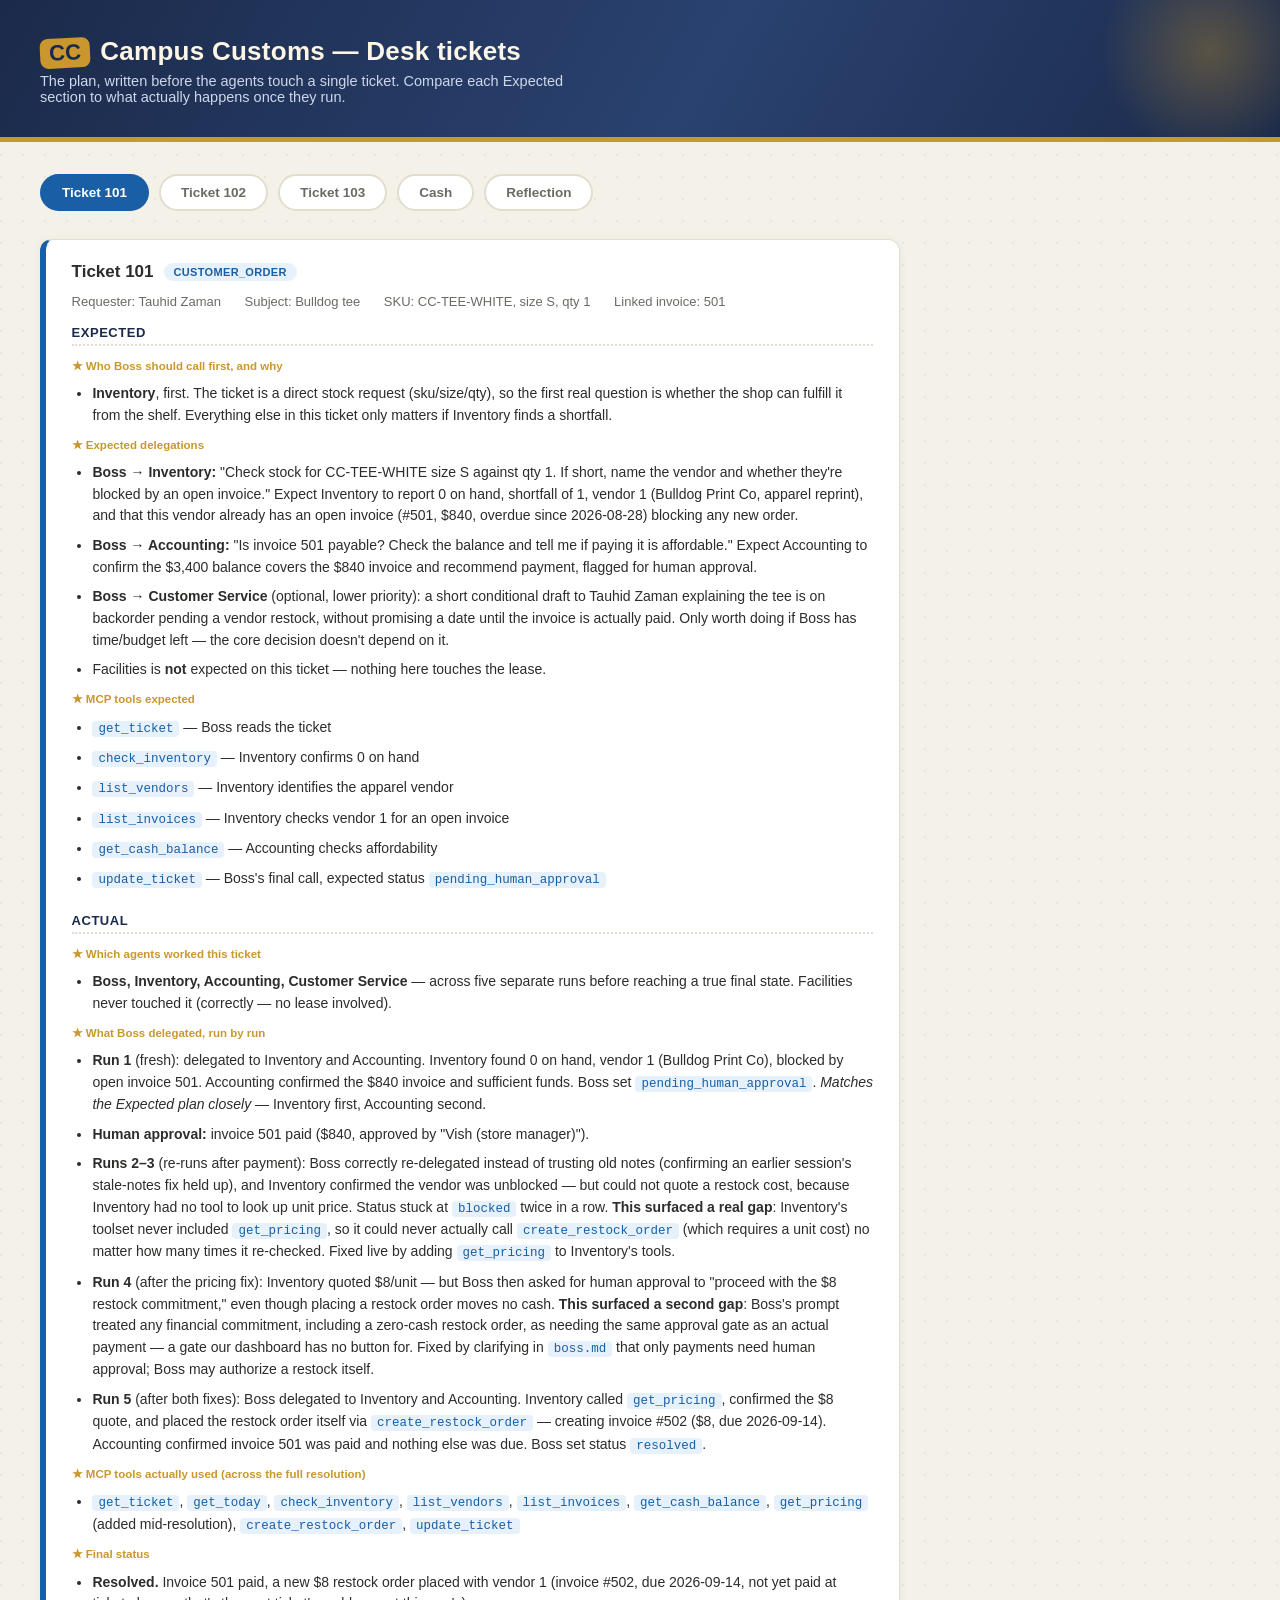
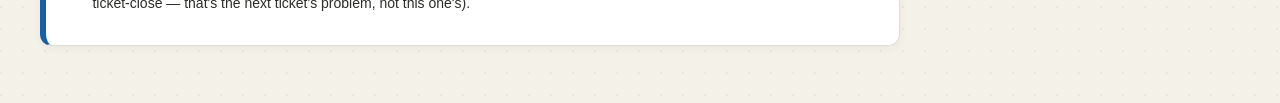
<file: output/desk_tickets.html>
<!DOCTYPE html>
<html lang="en">
<head>
<meta charset="UTF-8">
<title>Campus Customs — Desk Tickets</title>
<style>
  :root {
    --bg: #f4f1e8;
    --card: #ffffff;
    --border: #e2ddcf;
    --text: #2c2c2a;
    --muted: #6b6a64;
    --navy: #1b2a4a;
    --gold: #c9972e;
    --blue: #185fa5; --blue-bg: #e6f1fb;
    --amber: #a3650c; --amber-bg: #faecd7;
    --green: #3b6d11; --green-bg: #eaf3de;
    --teal: #0f6e56; --teal-bg: #dff3ec;
    --purple: #534ab7; --purple-bg: #eeedfe;
  }
  * { box-sizing: border-box; }
  body {
    margin: 0;
    font-family: -apple-system, "Segoe UI", Helvetica, Arial, sans-serif;
    background: var(--bg);
    background-image: radial-gradient(circle at 1px 1px, rgba(27,42,74,0.06) 1px, transparent 0);
    background-size: 22px 22px;
    color: var(--text);
    padding: 0 0 3rem;
  }
  .banner {
    background: linear-gradient(120deg, var(--navy) 0%, #2a4270 55%, var(--navy) 100%);
    color: #fdf6e6;
    padding: 2.25rem 2.5rem 2rem;
    border-bottom: 5px solid var(--gold);
    margin-bottom: 2rem;
    position: relative;
    overflow: hidden;
  }
  .banner::after {
    content: "";
    position: absolute;
    right: -40px; top: -60px;
    width: 220px; height: 220px;
    border-radius: 50%;
    background: radial-gradient(circle, rgba(201,151,46,0.35), transparent 70%);
  }
  .banner h1 {
    font-size: 26px; font-weight: 700; margin: 0 0 0.3rem;
    letter-spacing: 0.01em;
  }
  .banner .mark {
    display: inline-block;
    background: var(--gold);
    color: var(--navy);
    font-weight: 700;
    border-radius: 8px;
    padding: 2px 9px;
    margin-right: 10px;
    font-size: 22px;
    transform: rotate(-3deg);
  }
  .banner .subtitle { color: #cdd7ea; font-size: 14.5px; margin: 0; max-width: 560px; }
  .content { padding: 0 2.5rem; }
  .tabs {
    display: flex;
    gap: 10px;
    margin-bottom: 1.75rem;
    flex-wrap: wrap;
  }
  .tab-btn {
    padding: 9px 20px;
    border: 2px solid var(--border);
    background: var(--card);
    border-radius: 999px;
    font-size: 13.5px;
    font-weight: 600;
    color: var(--muted);
    cursor: pointer;
    transition: transform 0.12s ease, box-shadow 0.12s ease, color 0.12s ease, border-color 0.12s ease;
  }
  .tab-btn:hover { transform: translateY(-1px); box-shadow: 0 3px 8px rgba(27,42,74,0.12); color: var(--text); }
  .tab-btn.active { color: #fff; border-color: transparent; }
  .tab-btn[data-tab="t101"].active { background: var(--blue); }
  .tab-btn[data-tab="t102"].active { background: var(--amber); }
  .tab-btn[data-tab="t103"].active { background: var(--green); }
  .tab-btn[data-tab="cash"].active { background: var(--teal); }
  .tab-btn[data-tab="reflection"].active { background: var(--purple); }
  .panel { display: none; max-width: 860px; }
  .panel.active { display: block; animation: fadein 0.25s ease; }
  @keyframes fadein { from { opacity: 0; transform: translateY(4px); } to { opacity: 1; transform: translateY(0); } }
  .card {
    background: var(--card);
    border: 1px solid var(--border);
    border-left: 6px solid var(--border);
    border-radius: 12px;
    padding: 1.4rem 1.6rem;
    margin-bottom: 1.25rem;
    box-shadow: 0 2px 10px rgba(27,42,74,0.05);
  }
  .card.blue { border-left-color: var(--blue); }
  .card.amber { border-left-color: var(--amber); }
  .card.green { border-left-color: var(--green); }
  .card.teal { border-left-color: var(--teal); }
  .card.purple { border-left-color: var(--purple); }
  .card h2 { font-size: 17px; margin: 0 0 0.75rem; display: flex; align-items: center; gap: 10px; flex-wrap: wrap; }
  .type-badge {
    font-size: 11px; font-weight: 700; text-transform: uppercase; letter-spacing: 0.03em;
    padding: 3px 10px; border-radius: 999px;
  }
  .type-badge.blue { background: var(--blue-bg); color: var(--blue); }
  .type-badge.amber { background: var(--amber-bg); color: var(--amber); }
  .type-badge.green { background: var(--green-bg); color: var(--green); }
  .meta { font-size: 13px; color: var(--muted); margin-bottom: 1rem; }
  .meta span { display: inline-block; margin-right: 1.25rem; }
  h3 {
    font-size: 13px; margin: 1.4rem 0 0.6rem; text-transform: uppercase; letter-spacing: 0.04em;
    color: var(--navy); border-bottom: 2px dotted var(--border); padding-bottom: 4px;
  }
  h3:first-of-type { margin-top: 0; }
  ul { margin: 0.25rem 0; padding-left: 1.3rem; }
  li { margin-bottom: 0.5rem; line-height: 1.55; font-size: 14px; }
  code {
    background: var(--blue-bg);
    color: var(--blue);
    padding: 1px 6px;
    border-radius: 4px;
    font-size: 12.5px;
  }
  .label {
    display: inline-block;
    font-size: 11.5px;
    font-weight: 700;
    color: var(--gold);
    margin-bottom: 0.4rem;
  }
  .label::before { content: "\2605  "; }
  .placeholder {
    border: 2px dashed var(--border);
    border-radius: 10px;
    padding: 1rem 1.25rem;
    color: var(--muted);
    font-size: 13.5px;
    font-style: italic;
    background: repeating-linear-gradient(135deg, rgba(27,42,74,0.025), rgba(27,42,74,0.025) 10px, transparent 10px, transparent 20px);
  }
  .coming-later {
    color: var(--muted);
    font-size: 14px;
    font-style: italic;
  }
</style>
</head>
<body>

<div class="banner">
  <h1><span class="mark">CC</span>Campus Customs — Desk tickets</h1>
  <p class="subtitle">The plan, written before the agents touch a single ticket. Compare each Expected section to what actually happens once they run.</p>
</div>

<div class="content">

<div class="tabs">
  <button class="tab-btn active" data-tab="t101">Ticket 101</button>
  <button class="tab-btn" data-tab="t102">Ticket 102</button>
  <button class="tab-btn" data-tab="t103">Ticket 103</button>
  <button class="tab-btn" data-tab="cash">Cash</button>
  <button class="tab-btn" data-tab="reflection">Reflection</button>
</div>

<!-- Ticket 101 -->
<div class="panel active" id="t101">
  <div class="card blue">
    <h2>Ticket 101 <span class="type-badge blue">customer_order</span></h2>
    <div class="meta">
      <span>Requester: Tauhid Zaman</span>
      <span>Subject: Bulldog tee</span>
      <span>SKU: CC-TEE-WHITE, size S, qty 1</span>
      <span>Linked invoice: 501</span>
    </div>

    <h3>Expected</h3>

    <div class="label">Who Boss should call first, and why</div>
    <ul>
      <li><strong>Inventory</strong>, first. The ticket is a direct stock request (sku/size/qty), so the first real question is whether the shop can fulfill it from the shelf. Everything else in this ticket only matters if Inventory finds a shortfall.</li>
    </ul>

    <div class="label">Expected delegations</div>
    <ul>
      <li><strong>Boss → Inventory:</strong> "Check stock for CC-TEE-WHITE size S against qty 1. If short, name the vendor and whether they're blocked by an open invoice." Expect Inventory to report 0 on hand, shortfall of 1, vendor 1 (Bulldog Print Co, apparel reprint), and that this vendor already has an open invoice (#501, $840, overdue since 2026-08-28) blocking any new order.</li>
      <li><strong>Boss → Accounting:</strong> "Is invoice 501 payable? Check the balance and tell me if paying it is affordable." Expect Accounting to confirm the $3,400 balance covers the $840 invoice and recommend payment, flagged for human approval.</li>
      <li><strong>Boss → Customer Service</strong> (optional, lower priority): a short conditional draft to Tauhid Zaman explaining the tee is on backorder pending a vendor restock, without promising a date until the invoice is actually paid. Only worth doing if Boss has time/budget left — the core decision doesn't depend on it.</li>
      <li>Facilities is <strong>not</strong> expected on this ticket — nothing here touches the lease.</li>
    </ul>

    <div class="label">MCP tools expected</div>
    <ul>
      <li><code>get_ticket</code> — Boss reads the ticket</li>
      <li><code>check_inventory</code> — Inventory confirms 0 on hand</li>
      <li><code>list_vendors</code> — Inventory identifies the apparel vendor</li>
      <li><code>list_invoices</code> — Inventory checks vendor 1 for an open invoice</li>
      <li><code>get_cash_balance</code> — Accounting checks affordability</li>
      <li><code>update_ticket</code> — Boss's final call, expected status <code>pending_human_approval</code></li>
    </ul>

    <h3>Actual</h3>
    <div class="label">Which agents worked this ticket</div>
    <ul>
      <li><strong>Boss, Inventory, Accounting, Customer Service</strong> — across five separate runs before reaching a true final state. Facilities never touched it (correctly — no lease involved).</li>
    </ul>

    <div class="label">What Boss delegated, run by run</div>
    <ul>
      <li><strong>Run 1</strong> (fresh): delegated to Inventory and Accounting. Inventory found 0 on hand, vendor 1 (Bulldog Print Co), blocked by open invoice 501. Accounting confirmed the $840 invoice and sufficient funds. Boss set <code>pending_human_approval</code>. <em>Matches the Expected plan closely</em> — Inventory first, Accounting second.</li>
      <li><strong>Human approval:</strong> invoice 501 paid ($840, approved by "Vish (store manager)").</li>
      <li><strong>Runs 2–3</strong> (re-runs after payment): Boss correctly re-delegated instead of trusting old notes (confirming an earlier session's stale-notes fix held up), and Inventory confirmed the vendor was unblocked — but could not quote a restock cost, because Inventory had no tool to look up unit price. Status stuck at <code>blocked</code> twice in a row. <strong>This surfaced a real gap</strong>: Inventory's toolset never included <code>get_pricing</code>, so it could never actually call <code>create_restock_order</code> (which requires a unit cost) no matter how many times it re-checked. Fixed live by adding <code>get_pricing</code> to Inventory's tools.</li>
      <li><strong>Run 4</strong> (after the pricing fix): Inventory quoted $8/unit — but Boss then asked for human approval to "proceed with the $8 restock commitment," even though placing a restock order moves no cash. <strong>This surfaced a second gap</strong>: Boss's prompt treated any financial commitment, including a zero-cash restock order, as needing the same approval gate as an actual payment — a gate our dashboard has no button for. Fixed by clarifying in <code>boss.md</code> that only payments need human approval; Boss may authorize a restock itself.</li>
      <li><strong>Run 5</strong> (after both fixes): Boss delegated to Inventory and Accounting. Inventory called <code>get_pricing</code>, confirmed the $8 quote, and placed the restock order itself via <code>create_restock_order</code> — creating invoice #502 ($8, due 2026-09-14). Accounting confirmed invoice 501 was paid and nothing else was due. Boss set status <code>resolved</code>.</li>
    </ul>

    <div class="label">MCP tools actually used (across the full resolution)</div>
    <ul>
      <li><code>get_ticket</code>, <code>get_today</code>, <code>check_inventory</code>, <code>list_vendors</code>, <code>list_invoices</code>, <code>get_cash_balance</code>, <code>get_pricing</code> (added mid-resolution), <code>create_restock_order</code>, <code>update_ticket</code></li>
    </ul>

    <div class="label">Final status</div>
    <ul>
      <li><strong>Resolved.</strong> Invoice 501 paid, a new $8 restock order placed with vendor 1 (invoice #502, due 2026-09-14, not yet paid at ticket-close — that's the next ticket's problem, not this one's).</li>
    </ul>
  </div>
</div>

<!-- Ticket 102 -->
<div class="panel" id="t102">
  <div class="card amber">
    <h2>Ticket 102 <span class="type-badge amber">rent_notice</span></h2>
    <div class="meta">
      <span>Requester: Elm City Properties</span>
      <span>Subject: Rent due</span>
      <span>Lease: 1</span>
    </div>

    <h3>Expected</h3>

    <div class="label">Who Boss should call first, and why</div>
    <ul>
      <li><strong>Facilities</strong>, first. The ticket is tied to <code>lease_id 1</code> with no sku or invoice attached — the only open question is how urgent the rent is and how much it is, which is Facilities' lane.</li>
    </ul>

    <div class="label">Expected delegations</div>
    <ul>
      <li><strong>Boss → Facilities:</strong> "Look up lease 1 and tell me how urgent this is." Expect Facilities to report $2,400 rent, due 2026-09-02, which is <code>due_soon</code> (2 days from shop-today 2026-08-31), and to tell Boss this should go to Accounting next.</li>
      <li><strong>Boss → Accounting:</strong> "Can we afford $2,400 rent right now?" Expect Accounting to confirm the $3,400 balance covers it (leaving $1,000) and recommend payment, flagged for human approval.</li>
      <li>Inventory is <strong>not</strong> expected — no sku on this ticket.</li>
      <li>Customer Service is <strong>not</strong> expected — this is an internal rent notice, not a request that needs a customer-facing reply drafted.</li>
    </ul>

    <div class="label">MCP tools expected</div>
    <ul>
      <li><code>get_ticket</code> — Boss reads the ticket</li>
      <li><code>get_lease_info</code> — Facilities pulls rent amount, due date, and today's date</li>
      <li><code>get_cash_balance</code> — Accounting checks affordability</li>
      <li><code>update_ticket</code> — Boss's final call, expected status <code>pending_human_approval</code></li>
    </ul>

    <h3>Actual</h3>
    <div class="label">Which agents worked this ticket</div>
    <ul>
      <li><strong>Boss, Facilities, Accounting.</strong> Inventory and Customer Service never touched it — exactly as expected, and correctly so (no sku, no customer reply needed for an internal rent notice).</li>
    </ul>

    <div class="label">What Boss delegated, run by run</div>
    <ul>
      <li><strong>Run 1</strong> (fresh): delegated to Facilities, then Accounting — matching the Expected plan exactly. Facilities confirmed $2,400 rent due 2026-09-02 (2 days out). Accounting confirmed the $3,400 balance covered it. Boss set <code>pending_human_approval</code>.</li>
      <li><strong>Human approval:</strong> lease 1 paid ($2,400, approved by "Vish (store manager)") — <code>next_due</code> rolled forward to 2026-10-02.</li>
      <li><strong>Run 2</strong> (re-run after payment): Boss re-delegated to both specialists rather than trusting old notes. Facilities confirmed the new due date is 32 days out — no longer urgent. Accounting confirmed $152 remaining (correctly noting that wouldn't cover a full $2,400 rent payment <em>if</em> one were due right now, which it isn't). Boss set status <code>resolved</code>.</li>
    </ul>

    <div class="label">MCP tools actually used</div>
    <ul>
      <li><code>get_ticket</code>, <code>get_today</code>, <code>get_lease_info</code>, <code>get_cash_balance</code>, <code>update_ticket</code> — everything predicted in Expected, plus <code>get_today</code> (Boss and Accounting both called it directly to double-check the shop date, which Expected didn't call out separately since <code>get_lease_info</code> already returns it).</li>
    </ul>

    <div class="label">Final status</div>
    <ul>
      <li><strong>Resolved.</strong> Rent paid, lease's next due date rolled forward a full month, no further action needed.</li>
    </ul>
  </div>
</div>

<!-- Ticket 103 -->
<div class="panel" id="t103">
  <div class="card green">
    <h2>Ticket 103 <span class="type-badge green">price_override</span></h2>
    <div class="meta">
      <span>Requester: Yale AI Club</span>
      <span>Subject: Bulk hoodie discount</span>
      <span>SKU: CC-HOOD-NAVY, size M, qty 20</span>
    </div>

    <h3>Expected</h3>

    <div class="label">Who Boss should call first, and why</div>
    <ul>
      <li><strong>Inventory</strong>, first — not Accounting. Before a discount is even worth evaluating, Boss needs to know whether the shop can fulfill 20 units at all: on-hand is only 8 (size M), a shortfall of 12. That shortfall, and whether the restock vendor is available, changes what Accounting should actually be pricing (20 units now vs. a partial fulfillment plus a backorder).</li>
    </ul>

    <div class="label">Expected delegations</div>
    <ul>
      <li><strong>Boss → Inventory:</strong> "Check stock for CC-HOOD-NAVY size M against qty 20, and whether a restock is possible." Expect Inventory to report 8 on hand, a shortfall of 12, vendor 1 (Bulldog Print Co, apparel) as the restock vendor — and, importantly, that vendor 1 is the <em>same vendor already blocked</em> by invoice 501 from ticket 101. Inventory should not place a restock order here — Boss hasn't authorized one.</li>
      <li><strong>Boss → Accounting:</strong> "Evaluate a bulk discount on CC-HOOD-NAVY, qty 20 — what's the margin at a reasonable discount (e.g. 15%), and does it ever go below cost?" Expect Accounting to use <code>get_pricing</code> ($22 cost / $58 list) and <code>compute_bulk_quote</code> to show a 15% discount still clears a healthy margin, and to note the ticket itself doesn't specify an exact requested discount percentage — the quote is a candidate for Boss to confirm with the requester, not a final number.</li>
      <li><strong>Boss → Customer Service:</strong> once Accounting's quote and Inventory's fulfillment timeline are in hand, draft a reply to Yale AI Club stating the approved terms (price and quantity) and, if there's a shortfall, an honest fulfillment timeline — conditional on the vendor-1 invoice (shared with ticket 101) actually getting paid first.</li>
      <li>Facilities is <strong>not</strong> expected — nothing here touches the lease.</li>
    </ul>

    <div class="label">MCP tools expected</div>
    <ul>
      <li><code>get_ticket</code> — Boss reads the ticket</li>
      <li><code>check_inventory</code> — Inventory confirms 8 on hand, shortfall 12</li>
      <li><code>list_vendors</code>, <code>list_invoices</code> — Inventory identifies vendor 1 and finds it's blocked by invoice 501</li>
      <li><code>get_pricing</code>, <code>compute_bulk_quote</code> — Accounting evaluates the discount's margin</li>
      <li><code>update_ticket</code> — Boss's final call, expected status <code>pending_human_approval</code> (the discount itself may be approvable, but fulfillment is blocked on the same unpaid vendor invoice as ticket 101)</li>
    </ul>

    <h3>Actual</h3>
    <div class="label">Which agents worked this ticket</div>
    <ul>
      <li><strong>Boss, Inventory, Accounting, Customer Service</strong> — across four runs. Facilities never touched it, correctly.</li>
    </ul>

    <div class="label">What Boss delegated, run by run</div>
    <ul>
      <li><strong>Runs 1–2</strong> (before and just after invoice 501 was paid): Boss delegated to Accounting, Inventory, and Customer Service — the right three specialists, but in that order, Accounting first, which is the reverse of the Expected plan (see the Reflection below for why that's a real miss, not a technicality). Inventory confirmed 8 of 20 on hand (shortfall 12). Accounting repeatedly reported it <strong>could not evaluate the discount — the ticket itself never specifies a target discount percentage or price</strong> ("Student org wants 20 hoodies... asking for a bulk discount" has no number attached). This is genuine ambiguity in the ticket data, not a system bug. Status stayed <code>pending_human_approval</code> both runs.</li>
      <li><strong>Run 3</strong>: by this point ticket 101 had placed its own restock order with the same vendor (invoice #502), which left vendor 1 blocked again. Boss correctly caught this and set status <code>blocked</code>, citing invoice #502 specifically.</li>
      <li><strong>Human approval:</strong> invoice 502 paid early ($8, approved by "Vish (store manager)", before its 2026-09-14 due date) specifically to unblock vendor 1 for this ticket — a real cash-flow collision between two tickets sharing one vendor, not something either ticket alone could have foreseen.</li>
      <li><strong>Run 4</strong> (final): Inventory confirmed vendor 1 unblocked and quoted $22/unit for the hoodie restock. Accounting still could not evaluate an override with no target discount supplied. Customer Service drafted a reply asking the Yale AI Club for a specific discount ask, making no price or fulfillment promise. Boss set <code>pending_human_approval</code> as the ticket's genuine final state — a human needs to actually decide/propose a discount percentage before Accounting can clear it, and that's a pricing judgment call, not something our payment-approval button is built to grant.</li>
    </ul>

    <div class="label">MCP tools actually used</div>
    <ul>
      <li><code>get_ticket</code>, <code>check_inventory</code>, <code>list_vendors</code>, <code>list_invoices</code>, <code>get_pricing</code>, <code>get_cash_balance</code>, <code>update_ticket</code>. <code>compute_bulk_quote</code> was never called — Accounting had nothing to run it against without a proposed discount.</li>
    </ul>

    <div class="label">Final status</div>
    <ul>
      <li><strong>Pending human approval</strong> (legitimate final state, not stuck). Fulfillment is unblocked (vendor has no open invoice, quote in hand), but the discount itself needs a human to propose a number — the one judgment call in these three tickets this dashboard was never built to approve with a click, because it isn't a payment.</li>
    </ul>
  </div>
</div>

<!-- Cash -->
<div class="panel" id="cash">
  <div class="card teal">
    <h2>Cash</h2>

    <div class="label">Starting checking balance (after reset)</div>
    <ul>
      <li><strong>$3,400.00</strong> — confirmed via <code>GET /cash</code> immediately after <code>POST /reset</code>, before any ticket was run.</li>
    </ul>

    <div class="label">Itemized changes, in order</div>
    <ul>
      <li><strong>Ticket 101 — pay invoice #501</strong> (Bulldog Print Co, rush reprint of CC-TEE-WHITE size S, overdue since 2026-08-28): <strong>&minus;$840.00</strong>. Approved by "Vish (store manager)". Balance: $3,400.00 → $2,560.00.</li>
      <li><strong>Ticket 102 — pay lease #1 rent</strong> (Chapel Street shop, Elm City Properties, due 2026-09-02): <strong>&minus;$2,400.00</strong>. Approved by "Vish (store manager)". Balance: $2,560.00 → $160.00.</li>
      <li><strong>Ticket 103 — pay invoice #502</strong> (invoice created by ticket 101's own restock order for the size-S tee, but approved under ticket 103 per <code>output/audit_trail.json</code>'s <code>payment_approved</code> event): <strong>&minus;$8.00</strong>. Paid early (before its 2026-09-14 due date) specifically to unblock vendor 1 for ticket 103's own hoodie restock, which shares the same vendor. Approved by "Vish (store manager)". Balance: $160.00 → $152.00. Beyond this payment, ticket 103 saw no further cash movement — fulfillment got as far as a vendor quote ($22/unit for the hoodie restock) with the vendor unblocked, but no restock order was placed and the discount itself remains unapproved, waiting on a human to specify a percentage.</li>
    </ul>

    <div class="label">Ending checking balance</div>
    <ul>
      <li><strong>$152.00</strong> — $3,400.00 &minus; $840.00 &minus; $2,400.00 &minus; $8.00 = $152.00.</li>
      <li>Confirmed to match <code>cash_accounts</code> in the working database exactly: <code>sqlite3 data/campus_customs_new.db "SELECT * FROM cash_accounts;"</code> → <code>checking|152.0|2026-08-31</code>, and <code>GET /cash</code> returns the same figure.</li>
    </ul>
  </div>
</div>

<!-- Reflection -->
<div class="panel" id="reflection">
  <div class="card purple">
    <h2>Reflection</h2>

    <h3>How did the agents actually perform, ticket by ticket?</h3>

    <div class="label">Ticket 101 — Bulldog tee: competent, but it took the team (and us) a few tries to earn it</div>
    <ul>
      <li>The reasoning itself was never wrong. Every single run on this ticket (five of them) correctly identified the real facts: 0 on hand, vendor 1 blocked by invoice 501, and — once that invoice was paid — correctly recognized the vendor was unblocked instead of repeating the old "blocked" story. Inventory and Accounting never hallucinated a number or skipped a check across any of those five runs.</li>
      <li>What dragged it out wasn't agent judgment — it was that the team kept running into the edges of tools we hadn't given it. Runs 2–3 stalled on <code>blocked</code> because Inventory had no <code>get_pricing</code> tool and genuinely could not quote a restock cost no matter how many times it re-checked (see the Actual tab). Run 4 stalled again because Boss treated placing a zero-cash restock order as needing the same human approval as an $840 payment — a gate our dashboard literally has no button for, so it would have sat there forever. Both were real system gaps, not model mistakes, and both are visible as separate runs in the Actual log above and in <code>output/audit_trail.json</code>.</li>
      <li>Once we gave Inventory <code>get_pricing</code> and told Boss that placing an order isn't a payment, run 5 closed it cleanly in one pass: quote, order, resolve. <strong>Grade: B+</strong> — correct every time it had what it needed, and the delay is squarely on us for not giving Inventory a tool its own job description already implied it needed.</li>
    </ul>

    <div class="label">Ticket 102 — Rent due: the cleanest run of the three</div>
    <ul>
      <li>Two runs, no detours, no wasted delegations. Facilities reported the exact rent and due date; Accounting checked the balance; Boss asked for approval; after payment, a single re-run confirmed the new due date (32 days out) and closed it. The tool list in Actual is identical to what we predicted in Expected — nothing extra was called, nothing was skipped.</li>
      <li><strong>Grade: A.</strong> This is the ticket type (one specialist fact-check, one money fact-check, no judgment call) that this architecture is obviously built for, and it showed.</li>
    </ul>

    <div class="label">Ticket 103 — Bulk hoodie discount: the most interesting performance, not the worst</div>
    <ul>
      <li>It's tempting to read "didn't resolve" as a failure. It wasn't. Across all four runs, Accounting repeatedly and correctly refused to invent a discount number the ticket never supplied ("Student org wants 20 hoodies... asking for a bulk discount" — no percentage, no target price, anywhere in the data). A worse agent would have picked 15% out of the air to look productive. Ours didn't, every single time, including the final run after fulfillment was fully unblocked.</li>
      <li>It also caught something genuinely subtle: in run 3, Boss noticed that ticket 101's own restock order (invoice #502) had put vendor 1 back in a blocked state for <em>this</em> ticket too, and said so explicitly ("vendor 1 blocked by open invoice 502") instead of just repeating the old invoice-501 story. That's a cross-ticket dependency a distracted human might miss, and the team didn't.</li>
      <li><strong>Grade: A- for judgment, incomplete by design.</strong> It ended at <code>pending_human_approval</code> because that's the honest answer — the one missing piece is a business decision only a person can make, and the team correctly refused to fake it.</li>
    </ul>

    <h3>Actual vs. Expected, ticket by ticket</h3>

    <div class="label">Ticket 101</div>
    <ul>
      <li><strong>Matched:</strong> Inventory first, Accounting second, exactly as planned; the vendor-blocked-by-invoice finding was identical to what we predicted.</li>
      <li><strong>Didn't match:</strong> Expected assumed one clean pass to <code>pending_human_approval</code>. Actual took five runs and two mid-flight tool/prompt fixes to get there — something no amount of planning in Problem 6 could have anticipated, because the gap wasn't in the ticket logic, it was in tools we hadn't built yet for a scenario (restocking <em>after</em> a block clears) that Expected didn't think through that far. Expected treated Customer Service as optional/low-priority; Actual landed closer to that than we expected going in — Boss skipped it entirely in the very first run and the final resolving run, only looping it in during the three middle runs where the ticket was stuck and a customer update seemed to matter more.</li>
    </ul>

    <div class="label">Ticket 102</div>
    <ul>
      <li><strong>Matched:</strong> agent order (Facilities then Accounting) and the status sequence (<code>pending_human_approval</code> → <code>resolved</code> after payment) were exactly as written in Expected — the closest match of the three tickets, and the only one that didn't need a single tool or prompt change to get there. The only tool used beyond the Expected list was <code>get_today</code>, called directly by Boss and Accounting rather than just inherited from <code>get_lease_info</code>'s response — a small implementation detail, not a planning miss.</li>
    </ul>

    <div class="label">Ticket 103</div>
    <ul>
      <li><strong>Matched:</strong> the vendor-sharing collision with ticket 101 that Expected flagged as a risk ("the same vendor already blocked by invoice 501") turned out to be exactly right, just a run later than predicted (invoice 502, not 501, by the time it mattered) — a genuinely good call by whoever wrote the Expected plan.</li>
      <li><strong>Didn't match, and this one surprised us:</strong> Expected predicted Boss would call Inventory first, reasoning that fulfillment feasibility should be checked before pricing is worth evaluating. Checking the actual chronological delegate order in the audit trail, that's backwards for most of this ticket's life — Boss called <strong>Accounting first in 3 of its 4 runs</strong> (runs 1, 2, and 3), and only delegated to Inventory first on the final run. So for most of this ticket's resolution, Boss prioritized the pricing question over the stock question, the opposite of what we planned and argued for in Problem 6. It didn't cause a wrong outcome here — Accounting correctly stalled every time on "no target discount" regardless of when it was asked — but it's a real miss against the plan, not just a technicality.</li>
      <li><strong>Also didn't match:</strong> Expected assumed Accounting would quote a candidate discount (e.g. 15%) on its own initiative so Boss would have a number to confirm. Actual Accounting refused to do that without the requester supplying a target — more conservative, and arguably more correct, than the plan gave it credit for. <code>compute_bulk_quote</code> was in the Expected tool list and was never actually called, for exactly that reason.</li>
    </ul>

    <h3>What would have been simpler as one agent with tools?</h3>
    <ul>
      <li><strong>Ticket 102, clearly.</strong> It never needed specialization to begin with — it's two independent lookups (lease terms, cash balance) and a status write. Running it through Boss → Facilities → Accounting → Boss cost at least three separate model calls to do what one agent with <code>get_lease_info</code>, <code>get_cash_balance</code>, and <code>update_ticket</code> could have done in a single pass. There was never a moment where Facilities' and Accounting's findings needed to be cross-checked against each other — they're just two facts getting concatenated into one decision.</li>
      <li><strong>Tickets 101 and 103 are murkier, and the honest answer is "it depends what you're optimizing for."</strong> A single well-prompted agent with the full tool belt (<code>check_inventory</code>, <code>get_pricing</code>, <code>list_invoices</code>, <code>get_cash_balance</code>, <code>create_restock_order</code>) could technically have run either ticket to the same conclusion in fewer model calls, since there was no real disagreement between "specialists" to resolve — Inventory and Accounting never contradicted each other, they just each held half the facts. What the multi-agent split actually bought us wasn't better answers, it was <strong>fault localization</strong>: when ticket 101 stalled, we could point at exactly one missing tool on exactly one agent (Inventory needed <code>get_pricing</code>) instead of debugging one giant prompt's entire chain of reasoning to figure out which rule it was missing. With one monolithic agent holding every rule at once (don't quote below cost, don't restock a blocked vendor, don't leak unit cost to a customer draft, don't pay without approval), a failure is harder to diagnose precisely because there's no seam to point at.</li>
    </ul>

    <h3>Three new problems this team could solve with the tools we already have</h3>
    <ul>
      <li><strong>A second vendor's invoice goes overdue while cash is tight.</strong> Say Elm City Gifts' mug invoice comes due the same week rent does. This run actually left the shop thin on cash by the end ($152.00, down from $3,400.00) — if a fourth bill landed right now, <code>pay_invoice</code>'s built-in refusal would kick in exactly like it did in earlier dashboard testing, where a second payment attempt on the same lease was correctly refused with "insufficient cash (balance 1000.0 &lt; amount 2400.0)" rather than letting the balance go negative. Accounting would report the shortfall via <code>get_cash_balance</code> and Boss would route it to <code>pending_human_approval</code> instead of quietly overdrawing the account — no new code needed.</li>
      <li><strong>A new customer order for something actually in stock</strong> — say a Yale Cap (<code>CC-HAT-BLUE</code>, 40 on hand). Inventory's shortfall math (<code>requested_qty - qty_on_hand</code>, floored at 0) would immediately return zero shortfall, and Boss could resolve the ticket in one pass with no payment, no restock, and no human approval at all — the happy path this architecture was always meant to handle fast.</li>
      <li><strong>Two tickets competing for the same vendor's restock slot</strong> — which isn't hypothetical, it's exactly what happened between 101 and 103 this run. The system already catches it correctly (Boss explicitly named invoice #502 as the new blocker in ticket 103's run 3) rather than silently double-booking the vendor. The same mechanism would catch a third or fourth ticket hitting the same vendor just as reliably.</li>
    </ul>

    <h3>Three new problems this team could not solve with what we built</h3>
    <ul>
      <li><strong>Exactly ticket 103's remaining problem: nobody can tell Accounting what discount to approve.</strong> There is no tool or route anywhere in this system for a human to submit a pricing decision — <code>POST /payments/approve</code> only knows how to pay an invoice or lease, not bless a discount percentage. <em>What we'd need:</em> a new table or ticket field to hold a proposed discount, a new route (e.g. <code>POST /pricing/decide</code>) for a human to submit one through the dashboard, and a small MCP tool Accounting could call to read it back — essentially <code>ApprovalPrompt</code>'s sibling for prices instead of payments.</li>
      <li><strong>An order spanning more than one vendor</strong> — say a combo order of a tee (Bulldog Print Co) and a crest mug (Elm City Gifts) in one ticket. Our <code>tickets</code> table has exactly one <code>sku</code>/<code>size</code>/<code>qty</code> column; there's no way to even represent a second line item, let alone have Inventory check and restock two different vendors against two different blocking rules in one pass. <em>What we'd need:</em> a <code>ticket_items</code> table (one ticket to many sku/qty rows) and an Inventory tool that loops per line item instead of assuming one.</li>
      <li><strong>Anything that depends on time actually passing</strong> — like confirming the vendor's physical shipment for invoice #502 has arrived after its 5-day lead time. <code>desk.date_today</code> never advances on its own, and there's no tool for "receive this shipment" — a restock order just sits open forever with no path to ever actually landing on the shelf. <em>What we'd need:</em> a way to advance the shop's clock (a dashboard control or a scheduled job) plus a new <code>receive_shipment(invoice_id)</code> MCP tool Inventory could call once the lead time has elapsed, which would call <code>adjust_inventory</code> with the restocked quantity automatically.</li>
    </ul>
  </div>
</div>

</div>

<script>
  document.querySelectorAll('.tab-btn').forEach(function (btn) {
    btn.addEventListener('click', function () {
      document.querySelectorAll('.tab-btn').forEach(function (b) { b.classList.remove('active'); });
      document.querySelectorAll('.panel').forEach(function (p) { p.classList.remove('active'); });
      btn.classList.add('active');
      document.getElementById(btn.dataset.tab).classList.add('active');
    });
  });
</script>

</body>
</html>
</file>
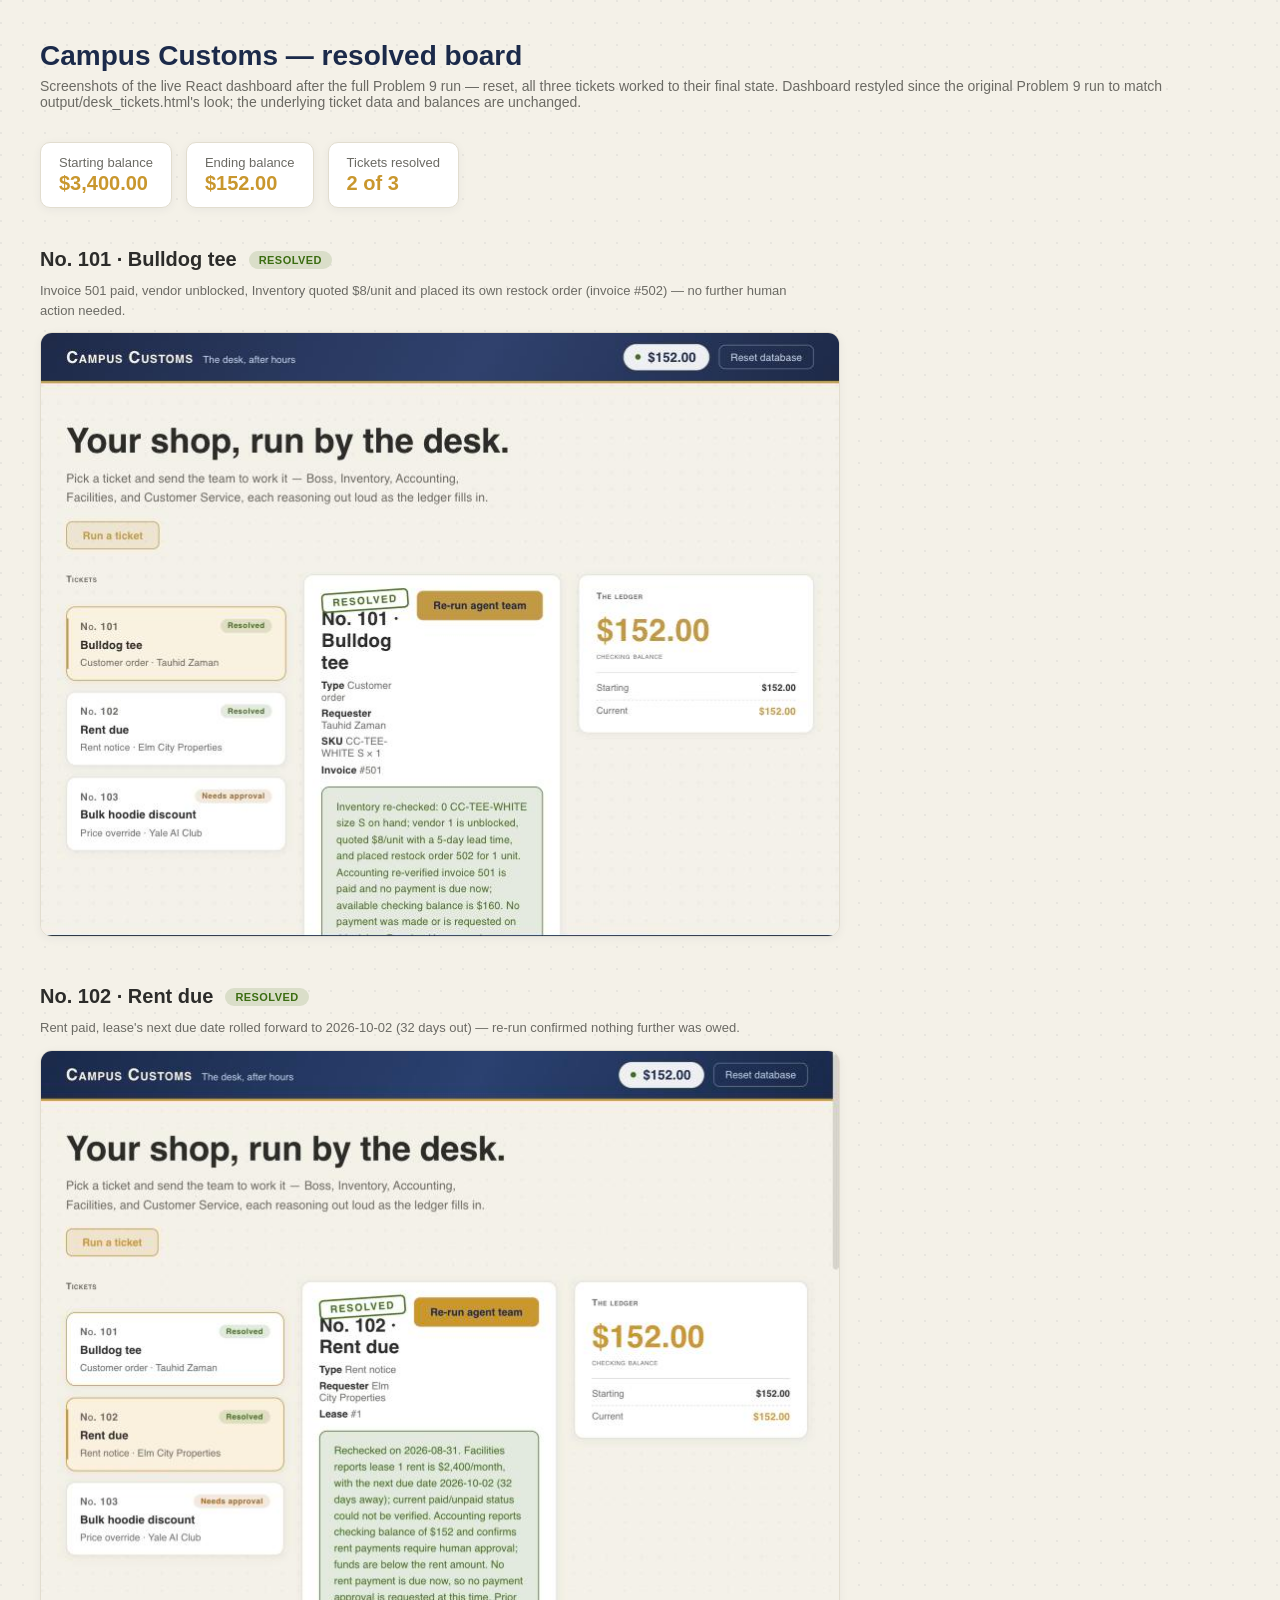
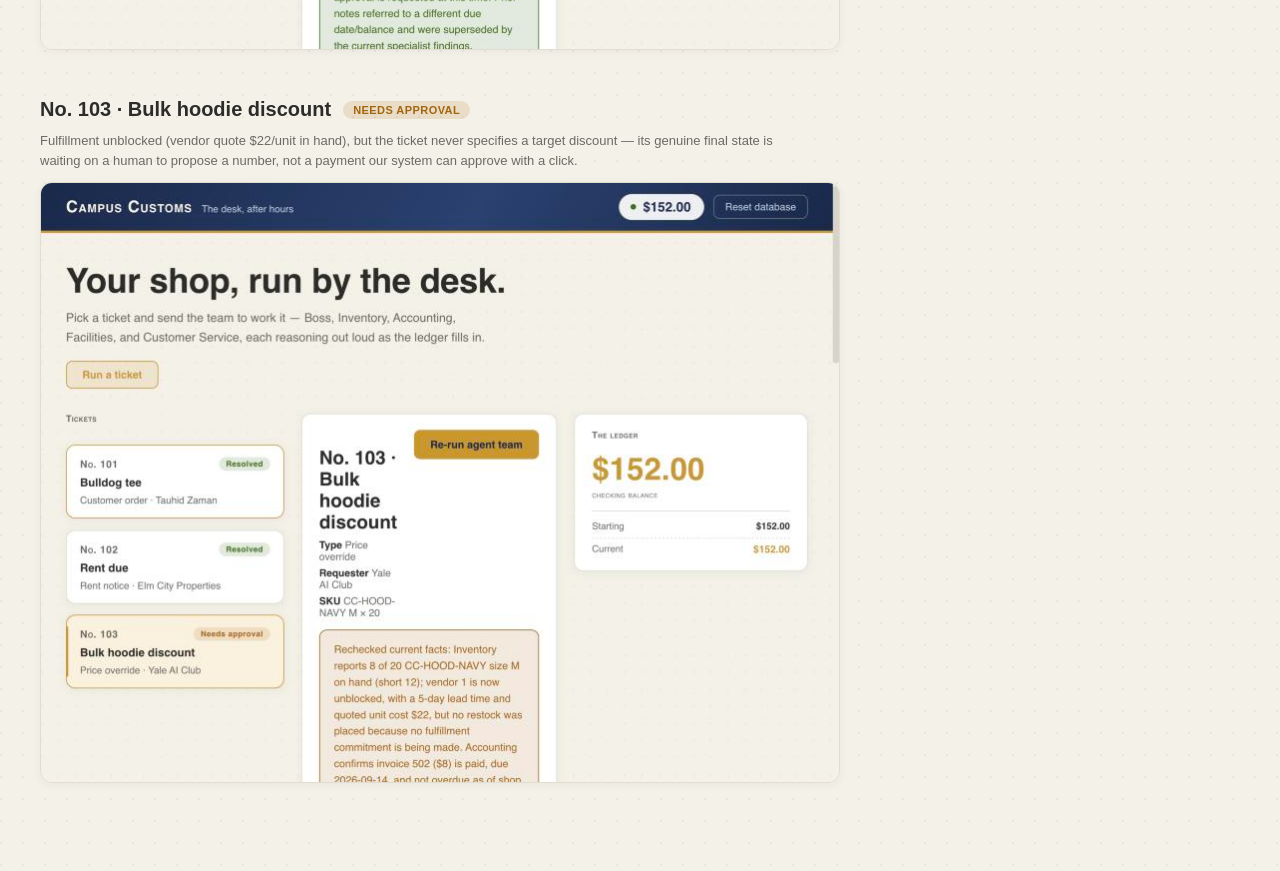
<file: output/resolved_board.html>
<!DOCTYPE html>
<html lang="en">
<head>
<meta charset="UTF-8">
<title>Campus Customs — Resolved Board</title>
<style>
  :root {
    --bg: #f4f1e8; --surface: #ffffff; --elevated: #faf2de; --hairline: #e2ddcf;
    --text: #2c2c2a; --muted: #6b6a64; --navy: #1b2a4a; --accent: #c9972e;
    --resolved: #3b6d11; --approval: #a3650c;
  }
  * { box-sizing: border-box; }
  body {
    margin: 0; background: var(--bg); color: var(--text);
    background-image: radial-gradient(circle at 1px 1px, rgba(27, 42, 74, 0.06) 1px, transparent 0);
    background-size: 22px 22px;
    font-family: -apple-system, "Segoe UI", Helvetica, Arial, sans-serif;
    padding: 2.5rem;
  }
  h1 { font-size: 28px; font-weight: 700; margin: 0 0 6px; color: var(--navy); }
  .sub { color: var(--muted); font-size: 14px; margin: 0 0 2rem; }
  .summary {
    display: flex; gap: 14px; margin-bottom: 2.5rem; flex-wrap: wrap;
  }
  .stat {
    background: var(--surface); border: 1px solid var(--hairline); border-radius: 10px;
    padding: 12px 18px; font-size: 13px; color: var(--muted);
    box-shadow: 0 2px 10px rgba(27, 42, 74, 0.05);
  }
  .stat b { display: block; font-size: 20px; color: var(--accent); margin-top: 2px; }
  .ticket-block { margin-bottom: 3rem; }
  .ticket-head { display: flex; align-items: center; gap: 12px; margin-bottom: 10px; }
  .ticket-head h2 { font-size: 20px; font-weight: 700; margin: 0; color: var(--text); }
  .status-chip {
    font-size: 11px; font-weight: 700; text-transform: uppercase; letter-spacing: 0.04em;
    padding: 3px 10px; border-radius: 999px;
  }
  .status-chip.resolved { background: rgba(59,109,17,0.14); color: var(--resolved); }
  .status-chip.pending { background: rgba(163,101,12,0.14); color: var(--approval); }
  .caption { font-size: 13px; color: var(--muted); margin: 0 0 12px; max-width: 760px; line-height: 1.5; }
  .screenshot {
    max-width: 800px; width: 100%; border: 1px solid var(--hairline); border-radius: 12px;
    display: block;
    box-shadow: 0 2px 10px rgba(27, 42, 74, 0.05);
  }
</style>
</head>
<body>

<h1>Campus Customs — resolved board</h1>
<p class="sub">Screenshots of the live React dashboard after the full Problem 9 run — reset, all three tickets worked to their final state. Dashboard restyled since the original Problem 9 run to match output/desk_tickets.html's look; the underlying ticket data and balances are unchanged.</p>

<div class="summary">
  <div class="stat">Starting balance<b>$3,400.00</b></div>
  <div class="stat">Ending balance<b>$152.00</b></div>
  <div class="stat">Tickets resolved<b>2 of 3</b></div>
</div>

<div class="ticket-block">
  <div class="ticket-head">
    <h2>No. 101 · Bulldog tee</h2>
    <span class="status-chip resolved">Resolved</span>
  </div>
  <p class="caption">Invoice 501 paid, vendor unblocked, Inventory quoted $8/unit and placed its own restock order (invoice #502) — no further human action needed.</p>
  <img class="screenshot" src="[data-uri]">
</div>

<div class="ticket-block">
  <div class="ticket-head">
    <h2>No. 102 · Rent due</h2>
    <span class="status-chip resolved">Resolved</span>
  </div>
  <p class="caption">Rent paid, lease's next due date rolled forward to 2026-10-02 (32 days out) — re-run confirmed nothing further was owed.</p>
  <img class="screenshot" src="[data-uri]">
</div>

<div class="ticket-block">
  <div class="ticket-head">
    <h2>No. 103 · Bulk hoodie discount</h2>
    <span class="status-chip pending">Needs approval</span>
  </div>
  <p class="caption">Fulfillment unblocked (vendor quote $22/unit in hand), but the ticket never specifies a target discount — its genuine final state is waiting on a human to propose a number, not a payment our system can approve with a click.</p>
  <img class="screenshot" src="[data-uri]">
</div>

</body>
</html>
</file>
